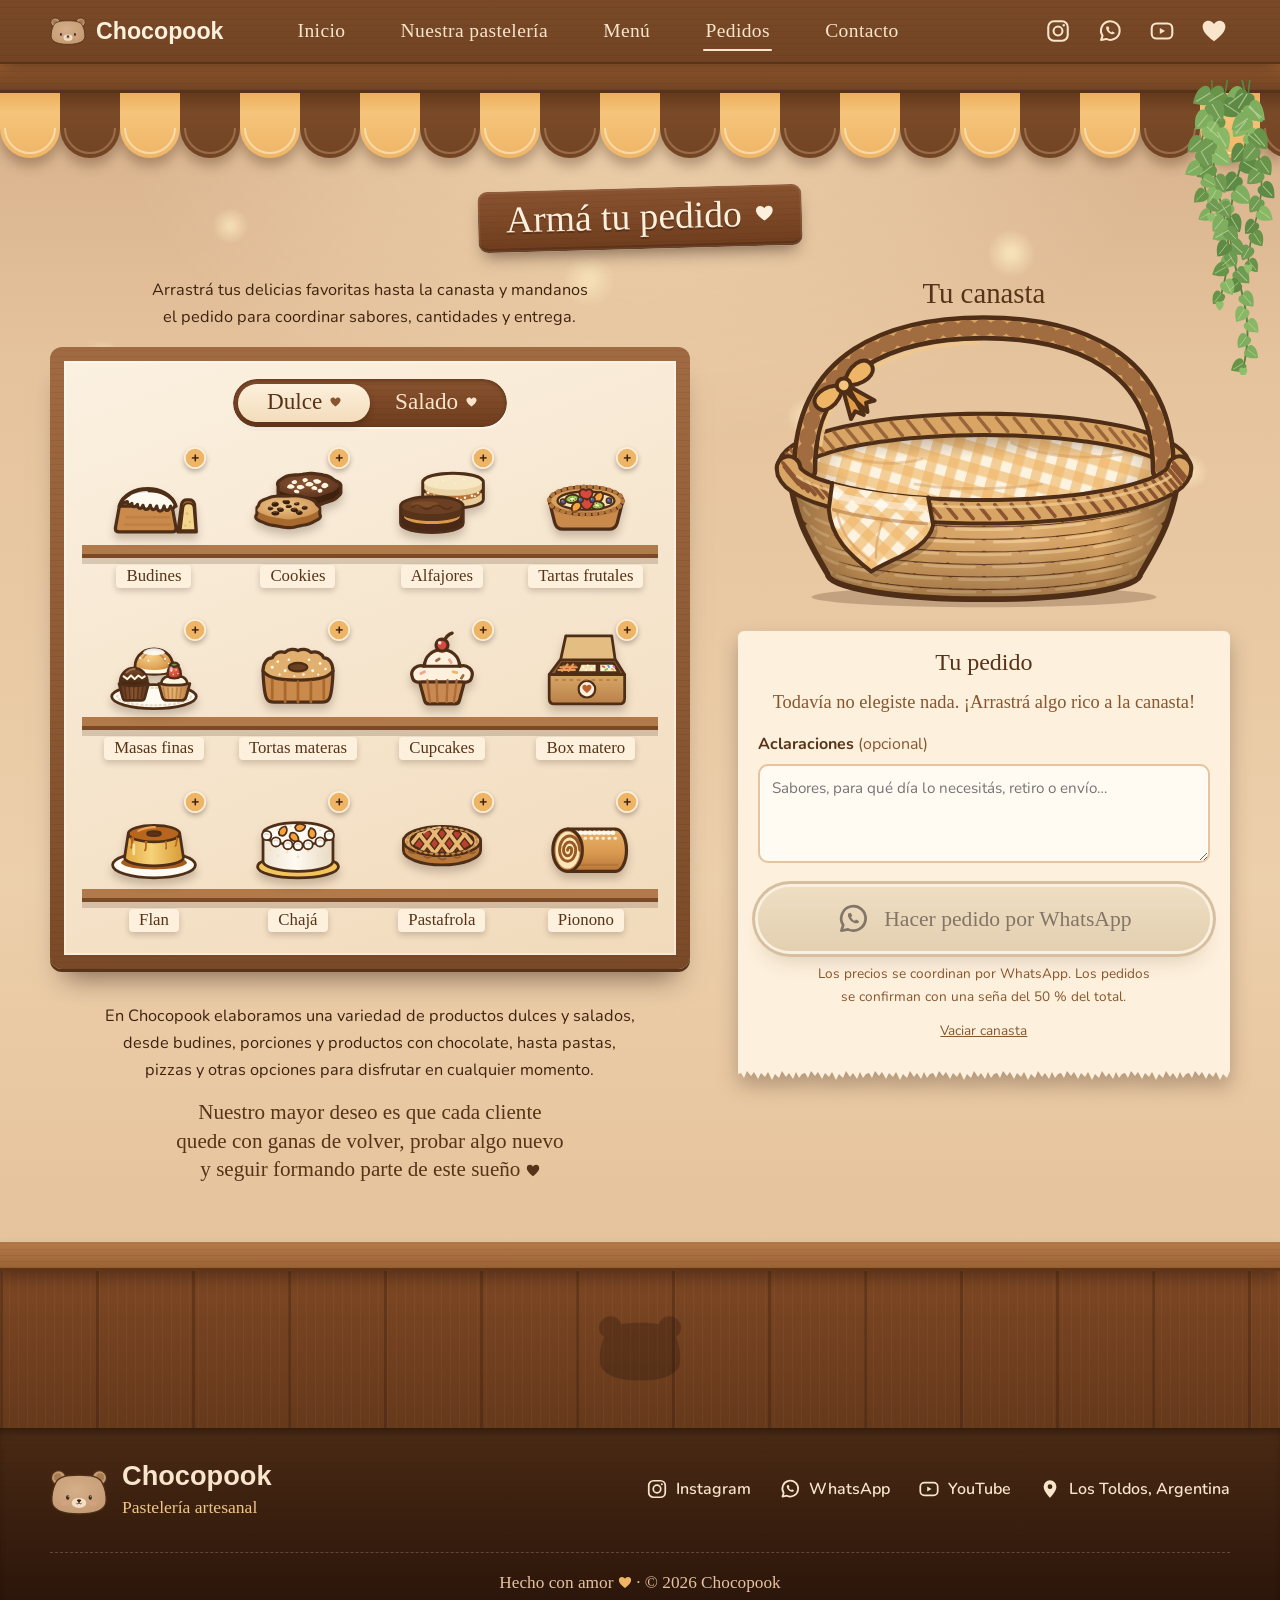
<file: pedido.html>
<!doctype html>
<html lang="es-AR">
<head>
  <meta charset="utf-8">
  <meta name="viewport" content="width=device-width, initial-scale=1">
  <title>Armá tu pedido · Chocopook</title>
  <meta name="description" content="Armá tu pedido de Chocopook: elegí budines, cookies, alfajores, tartas, empanadas y más, y envialo por WhatsApp.">
  <meta name="theme-color" content="#724423">
  <meta property="og:type" content="website">
  <meta property="og:title" content="Armá tu pedido · Chocopook">
  <meta property="og:description" content="Elegí tus delicias y mandanos el pedido por WhatsApp.">
  <link rel="icon" href="assets/svg/oso-cabeza.svg" type="image/svg+xml">

  <link rel="preconnect" href="https://fonts.googleapis.com">
  <link rel="preconnect" href="https://fonts.gstatic.com" crossorigin>
  <link rel="stylesheet" href="https://fonts.googleapis.com/css2?family=Chewy&family=Nunito:wght@400;600;700;800&family=Schoolbell&display=swap">

  <link rel="stylesheet" href="css/base.css">
  <link rel="stylesheet" href="css/nav.css">
  <link rel="stylesheet" href="css/menu.css">
  <link rel="stylesheet" href="css/local.css">
  <link rel="stylesheet" href="css/pie.css">
  <link rel="stylesheet" href="css/pedido.css">
  <link rel="stylesheet" href="css/cursor.css">

  <script src="js/config.js" defer></script>
  <script src="js/main.js" defer></script>
  <script src="js/pedido.js" defer></script>
  <script src="js/cursor.js" defer></script>
</head>
<body>
  <a class="saltar" href="#contenido">Saltar al contenido</a>

  <!-- La barra y el pie son los mismos que en index.html: si se cambian, cambiar los dos. -->
  <header class="barra">
    <nav class="nav nav--con-marca contenedor" aria-label="Principal">
      <a class="nav__marca" href="index.html">
        <img src="assets/svg/oso-cabeza.svg" alt="" width="258" height="205">
        <span>Chocopook</span>
      </a>

      <ul class="nav__enlaces" id="nav-menu">
        <li><a href="index.html">Inicio</a></li>
        <li><a href="index.html#nosotros">Nuestra pastelería</a></li>
        <li><a href="index.html#menu">Menú</a></li>
        <li><a href="pedido.html" aria-current="page">Pedidos</a></li>
        <li><a href="#contacto">Contacto</a></li>
      </ul>

      <div class="nav__redes">
        <a href="#contacto" data-link="instagram" aria-label="Instagram de Chocopook">
          <svg viewBox="0 0 24 24" fill="none" stroke="currentColor" stroke-width="1.9" aria-hidden="true"><rect x="3" y="3" width="18" height="18" rx="5.2"/><circle cx="12" cy="12" r="4.1"/><circle cx="17.3" cy="6.7" r="1.1" fill="currentColor" stroke="none"/></svg>
        </a>
        <a href="#contacto" data-link="whatsapp" aria-label="Escribinos por WhatsApp">
          <svg viewBox="0 0 24 24" fill="none" stroke="currentColor" stroke-width="1.9" stroke-linejoin="round" aria-hidden="true"><path d="M3.8 20.3l1.3-4A8.6 8.6 0 1 1 8.5 19.3z"/><path d="M9.3 8.1c.3-.6.9-.6 1.2-.2l.8 1.3c.2.4.1.8-.2 1.1l-.5.4c.5 1.1 1.4 2 2.6 2.6l.4-.5c.3-.3.7-.4 1.1-.2l1.3.8c.4.3.4.9-.2 1.2-.9.5-1.9.6-2.8.2-2-.8-3.5-2.4-4.3-4.3-.4-.9-.3-1.9.2-2.8z" fill="currentColor" stroke="none"/></svg>
        </a>
        <a href="#contacto" data-link="youtube" aria-label="Canal de YouTube de Chocopook">
          <svg viewBox="0 0 24 24" fill="none" stroke="currentColor" stroke-width="1.9" stroke-linejoin="round" aria-hidden="true"><rect x="2.5" y="5" width="19" height="14" rx="4.5"/><path d="M10 9.2v5.6l4.8-2.8z" fill="currentColor" stroke="none"/></svg>
        </a>
        <a href="index.html#nosotros" aria-label="Nuestra historia">
          <svg viewBox="0 0 24 22" fill="currentColor" aria-hidden="true"><path d="M12 20.5C4 14.5 1.5 10.5 1.5 6.8 1.5 3.6 4 1.5 6.8 1.5c2.2 0 4.1 1.3 5.2 3.1 1.1-1.8 3-3.1 5.2-3.1 2.8 0 5.3 2.1 5.3 5.3 0 3.7-2.5 7.7-10.5 13.7z"/></svg>
        </a>
      </div>

      <button class="nav__boton" type="button" aria-expanded="false" aria-controls="nav-menu" aria-label="Abrir menú">
        <span></span><span></span><span></span>
      </button>
    </nav>
  </header>

  <main id="contenido" class="local pedido">
    <div class="toldo" aria-hidden="true"></div>
    <img class="local__colgante" src="assets/svg/planta-colgante.svg" alt="" width="130" height="400" aria-hidden="true">

    <div class="pedido__cabecera contenedor">
      <h1 class="cartel">Armá tu pedido<span class="corazon" aria-hidden="true"></span></h1>
    </div>

    <div class="pedido__juego contenedor">
      <p class="pedido__intro">Arrastrá tus delicias favoritas hasta la canasta y mandanos el pedido para coordinar sabores, cantidades y entrega.</p>

      <!-- Estantería: los productos salen de js/config.js (productos) -->
      <section class="estanteria" aria-label="Productos">
        <!-- Filtro: muestra una categoría por vez (js/pedido.js) -->
        <fieldset class="filtro">
          <legend class="visualmente-oculto">Elegí la categoría</legend>
          <label class="filtro__opcion">
            <input type="radio" name="categoria" value="dulce" checked>
            <span>Dulce <span class="corazon" aria-hidden="true"></span></span>
          </label>
          <label class="filtro__opcion">
            <input type="radio" name="categoria" value="salado">
            <span>Salado <span class="corazon" aria-hidden="true"></span></span>
          </label>
        </fieldset>

        <div class="estanteria__grupo" data-grupo="dulce">
          <h2 class="visualmente-oculto">Dulce</h2>
          <ul class="estanteria__lista" data-tipo="dulce"></ul>
        </div>
        <div class="estanteria__grupo" data-grupo="salado" hidden>
          <h2 class="visualmente-oculto">Salado</h2>
          <ul class="estanteria__lista" data-tipo="salado"></ul>
        </div>
        <noscript>
          <p class="estanteria__sin-js">Para armar tu pedido acá necesitás tener JavaScript activado. También podés escribirnos directo por WhatsApp.</p>
        </noscript>
      </section>

      <!-- Canasta (zona donde se sueltan los productos) y ticket del pedido -->
      <section class="canasta" id="canasta" aria-labelledby="titulo-canasta">
        <h2 class="canasta__titulo" id="titulo-canasta">Tu canasta</h2>

        <div class="canasta__dibujo" data-zona>
          <img class="canasta__capa" src="assets/svg/canasta-atras.svg" alt="" width="400" height="260">
          <div class="canasta__pila" aria-hidden="true"></div>
          <img class="canasta__capa" src="assets/svg/canasta-frente.svg" alt="" width="400" height="260">
          <span class="canasta__soltar" aria-hidden="true">¡Soltalo acá!</span>
        </div>

        <div class="ticket">
          <h3 class="ticket__titulo">Tu pedido</h3>
          <ul class="ticket__lista" aria-label="Productos en tu pedido"></ul>
          <p class="ticket__vacio">Todavía no elegiste nada. ¡Arrastrá algo rico a la canasta!</p>

          <label class="ticket__etiqueta" for="notas">Aclaraciones <span>(opcional)</span></label>
          <textarea class="ticket__notas" id="notas" rows="3" placeholder="Sabores, para qué día lo necesitás, retiro o envío…"></textarea>

          <a class="boton boton--wa ticket__enviar" href="#" data-enviar>
            <svg class="boton__icono" viewBox="0 0 24 24" fill="none" stroke="currentColor" stroke-width="1.9" stroke-linejoin="round" aria-hidden="true"><path d="M3.8 20.3l1.3-4A8.6 8.6 0 1 1 8.5 19.3z"/><path d="M9.3 8.1c.3-.6.9-.6 1.2-.2l.8 1.3c.2.4.1.8-.2 1.1l-.5.4c.5 1.1 1.4 2 2.6 2.6l.4-.5c.3-.3.7-.4 1.1-.2l1.3.8c.4.3.4.9-.2 1.2-.9.5-1.9.6-2.8.2-2-.8-3.5-2.4-4.3-4.3-.4-.9-.3-1.9.2-2.8z" fill="currentColor" stroke="none"/></svg>
            <span>Hacer pedido por WhatsApp</span>
          </a>
          <p class="ticket__ayuda">Los precios se coordinan por WhatsApp. Los pedidos se confirman con una seña del 50&nbsp;% del&nbsp;total.</p>
          <button class="ticket__vaciar" type="button">Vaciar canasta</button>
        </div>
      </section>

      <!-- En escritorio va debajo de la estantería; en celular, al final -->
      <div class="pedido__nota">
        <p>En Chocopook elaboramos una variedad de productos dulces y salados, desde budines, porciones y productos con chocolate, hasta pastas, pizzas y otras opciones para disfrutar en cualquier momento.</p>
        <p class="pedido__nota-final">Nuestro mayor deseo es que cada cliente quede con ganas de volver, probar algo nuevo y seguir formando parte de este <span class="pedido__nota-cierre">sueño <span class="corazon" aria-hidden="true"></span></span></p>
      </div>
    </div>

    <div class="mostrador" aria-hidden="true">
      <div class="mostrador__tapa"></div>
      <div class="mostrador__frente">
        <img class="mostrador__oso" src="assets/svg/oso-cabeza.svg" alt="" width="258" height="205">
      </div>
    </div>
  </main>

  <!-- En celular: acceso rápido a la canasta mientras se recorre la estantería -->
  <a class="barra-pedido" href="#canasta" data-barra-pedido>
    <span class="barra-pedido__canasta" aria-hidden="true">
      <img src="assets/svg/canasta-atras.svg" alt="" width="400" height="260">
      <img src="assets/svg/canasta-frente.svg" alt="" width="400" height="260">
    </span>
    <span><strong data-total>0</strong> en tu canasta</span>
    <span class="barra-pedido__ver">Ver pedido ›</span>
  </a>

  <p class="visualmente-oculto" aria-live="polite" data-anuncio></p>
  <div class="aviso" role="status" data-aviso></div>

  <footer class="pie" id="contacto">
    <div class="pie__interior contenedor">
      <a class="pie__marca" href="index.html">
        <img src="assets/svg/oso-cabeza.svg" alt="" width="258" height="205">
        <span>
          <span class="pie__nombre">Chocopook</span>
          <span class="pie__lema">Pastelería artesanal</span>
        </span>
      </a>

      <ul class="pie__contacto">
        <li>
          <a href="#contacto" data-link="instagram">
            <svg viewBox="0 0 24 24" fill="none" stroke="currentColor" stroke-width="1.9" aria-hidden="true"><rect x="3" y="3" width="18" height="18" rx="5.2"/><circle cx="12" cy="12" r="4.1"/><circle cx="17.3" cy="6.7" r="1.1" fill="currentColor" stroke="none"/></svg>
            Instagram
          </a>
        </li>
        <li>
          <a href="#contacto" data-link="whatsapp">
            <svg viewBox="0 0 24 24" fill="none" stroke="currentColor" stroke-width="1.9" stroke-linejoin="round" aria-hidden="true"><path d="M3.8 20.3l1.3-4A8.6 8.6 0 1 1 8.5 19.3z"/><path d="M9.3 8.1c.3-.6.9-.6 1.2-.2l.8 1.3c.2.4.1.8-.2 1.1l-.5.4c.5 1.1 1.4 2 2.6 2.6l.4-.5c.3-.3.7-.4 1.1-.2l1.3.8c.4.3.4.9-.2 1.2-.9.5-1.9.6-2.8.2-2-.8-3.5-2.4-4.3-4.3-.4-.9-.3-1.9.2-2.8z" fill="currentColor" stroke="none"/></svg>
            WhatsApp
          </a>
        </li>
        <li>
          <a href="#contacto" data-link="youtube">
            <svg viewBox="0 0 24 24" fill="none" stroke="currentColor" stroke-width="1.9" stroke-linejoin="round" aria-hidden="true"><rect x="2.5" y="5" width="19" height="14" rx="4.5"/><path d="M10 9.2v5.6l4.8-2.8z" fill="currentColor" stroke="none"/></svg>
            YouTube
          </a>
        </li>
        <li>
          <span>
            <svg viewBox="0 0 24 24" fill="currentColor" aria-hidden="true"><path d="M12 2.5a7 7 0 0 0-7 7c0 5.2 7 12 7 12s7-6.8 7-12a7 7 0 0 0-7-7zm0 9.6a2.6 2.6 0 1 1 0-5.2 2.6 2.6 0 0 1 0 5.2z"/></svg>
            Los Toldos, Argentina
          </span>
        </li>
      </ul>

      <p class="pie__firma">
        Hecho con amor <span class="corazon" aria-hidden="true"></span> · © <span data-anio>2026</span> Chocopook
      </p>
    </div>
  </footer>
</body>
</html>
</file>
<file: css/base.css>
/* =========================================================
   Chocopook · Base
   Tokens de la paleta (sacada de docs/diseno-referencia.jpg),
   reset y utilidades compartidas.
   ========================================================= */

:root {
  /* Cacao: marrones */
  --cacao-950: #281309;
  --cacao-900: #3f220e;
  --cacao-800: #573319;
  --cacao-700: #724423;
  --cacao-600: #88552e;
  --cacao-500: #9b6d44;
  --cacao-400: #b4865b;
  --cacao-300: #c69b74;
  --cacao-200: #d3af8c;

  /* Crema: papeles y fondos */
  --crema-50: #fdf0dc;
  --crema-100: #f8e5cb;
  --crema-200: #f4dbbc;
  --crema-300: #f2d6b3;
  --crema-400: #e5c3a0;

  /* Miel: amarillos */
  --miel-200: #f2d0a1;
  --miel-300: #f0c686;
  --miel-400: #f5c47a;
  --miel-500: #efb566;
  --miel-600: #d99a48;

  --pizarra: #2e2422;

  /* Tipografías */
  --f-logo: "Chewy", "Trebuchet MS", sans-serif;
  --f-mano: "Schoolbell", "Segoe Print", "Comic Sans MS", cursive;
  --f-texto: "Nunito", "Segoe UI", system-ui, sans-serif;

  /* Medidas */
  --ancho: 1180px;
  --alto-barra: 62px;
  --sombra-suave: 0 10px 24px -10px rgba(63, 34, 14, 0.35);

  /* Madera reutilizable */
  --veta: repeating-linear-gradient(
    0deg,
    rgba(40, 19, 9, 0.07) 0 1px,
    transparent 1px 6px
  );

  /* Corazón para máscaras (toma el color del texto) */
  --corazon: url("data:image/svg+xml,%3Csvg xmlns='http://www.w3.org/2000/svg' viewBox='0 0 24 22'%3E%3Cpath d='M12 20.5C4 14.5 1.5 10.5 1.5 6.8 1.5 3.6 4 1.5 6.8 1.5c2.2 0 4.1 1.3 5.2 3.1 1.1-1.8 3-3.1 5.2-3.1 2.8 0 5.3 2.1 5.3 5.3 0 3.7-2.5 7.7-10.5 13.7z'/%3E%3C/svg%3E");
  --corazon-linea: url("data:image/svg+xml,%3Csvg xmlns='http://www.w3.org/2000/svg' viewBox='-1 -1 26 24'%3E%3Cpath d='M12 20.5C4 14.5 1.5 10.5 1.5 6.8 1.5 3.6 4 1.5 6.8 1.5c2.2 0 4.1 1.3 5.2 3.1 1.1-1.8 3-3.1 5.2-3.1 2.8 0 5.3 2.1 5.3 5.3 0 3.7-2.5 7.7-10.5 13.7z' fill='none' stroke='%23000' stroke-width='2' stroke-linejoin='round'/%3E%3C/svg%3E");
}

/* ---------- Reset ---------- */

*,
*::before,
*::after {
  box-sizing: border-box;
}

html {
  scroll-padding-top: calc(var(--alto-barra) + 14px);
  -webkit-text-size-adjust: 100%;
}

@media (prefers-reduced-motion: no-preference) {
  html {
    scroll-behavior: smooth;
  }
}

body {
  margin: 0;
  overflow-x: clip;
  font-family: var(--f-texto);
  font-size: 1rem;
  line-height: 1.65;
  color: var(--cacao-900);
  background: var(--crema-200);
  -webkit-font-smoothing: antialiased;
}

img,
svg {
  display: block;
  max-width: 100%;
}

img {
  height: auto;
}

a {
  color: inherit;
}

button {
  font: inherit;
  color: inherit;
}

h1,
h2,
h3 {
  line-height: 1.15;
}

:focus-visible {
  outline: 3px dashed var(--miel-600);
  outline-offset: 3px;
  border-radius: 6px;
}

/* ---------- Utilidades ---------- */

.contenedor {
  width: min(100% - 32px, var(--ancho));
  margin-inline: auto;
}

.visualmente-oculto {
  position: absolute !important;
  width: 1px;
  height: 1px;
  padding: 0;
  margin: -1px;
  overflow: hidden;
  clip: rect(0 0 0 0);
  white-space: nowrap;
  border: 0;
}

.saltar {
  position: absolute;
  top: -100px;
  left: 16px;
  z-index: 100;
  padding: 8px 16px;
  border-radius: 0 0 10px 10px;
  background: var(--miel-500);
  color: var(--cacao-900);
  font-weight: 700;
  text-decoration: none;
}

.saltar:focus {
  top: 0;
}

.corazon,
.corazon-linea {
  display: inline-block;
  flex: none;
  width: 0.82em;
  height: 0.75em;
  vertical-align: -0.04em;
  background-color: currentColor;
  -webkit-mask: var(--corazon) center / contain no-repeat;
  mask: var(--corazon) center / contain no-repeat;
}

.corazon-linea {
  -webkit-mask-image: var(--corazon-linea);
  mask-image: var(--corazon-linea);
}

/* Links que todavía no tienen destino cargado en js/config.js */
[data-pendiente] {
  cursor: help;
}

@media (prefers-reduced-motion: reduce) {
  *,
  *::before,
  *::after {
    transition-duration: 0.01ms !important;
    animation-duration: 0.01ms !important;
    animation-iteration-count: 1 !important;
  }
}
</file>
<file: css/nav.css>
/* =========================================================
   Chocopook · Barra de navegación
   ========================================================= */

.barra {
  position: sticky;
  top: 0;
  z-index: 50;
  background: var(--veta), linear-gradient(180deg, #7a4a28, var(--cacao-700));
  box-shadow:
    0 2px 0 var(--cacao-800),
    0 8px 16px -6px rgba(40, 19, 9, 0.45);
}

.nav {
  position: relative;
  display: flex;
  align-items: center;
  gap: 24px;
  height: var(--alto-barra);
}

/* Marca: solo se muestra en celular (en escritorio el logo está en la portada) */
.nav__marca {
  display: none;
  align-items: center;
  gap: 10px;
  font-family: var(--f-logo);
  font-weight: 700;
  font-size: 1.45rem;
  color: var(--crema-50);
  text-decoration: none;
}

.nav__marca img {
  width: 36px;
}

/* páginas sin portada (pedido.html): la marca se ve también en escritorio */
.nav--con-marca .nav__marca {
  display: flex;
}

@media (min-width: 861px) {
  .nav--con-marca .nav__enlaces {
    margin-left: clamp(16px, 4vw, 48px);
  }
}

/* en anchos medianos, con la marca no entra todo: queda solo el osito */
@media (min-width: 861px) and (max-width: 1080px) {
  .nav--con-marca .nav__marca span {
    display: none;
  }

  .nav--con-marca .nav__enlaces {
    gap: clamp(16px, 2.6vw, 30px);
  }
}

.nav__enlaces {
  display: flex;
  gap: clamp(20px, 4vw, 54px);
  margin: 0 0 0 clamp(0px, 5vw, 64px);
  padding: 0;
  list-style: none;
}

.nav__enlaces a {
  position: relative;
  display: block;
  padding: 6px 2px;
  font-family: var(--f-mano);
  font-size: 1.22rem;
  letter-spacing: 0.02em;
  white-space: nowrap;
  color: var(--crema-100);
  text-decoration: none;
  transition: color 0.2s;
}

.nav__enlaces a::after {
  content: "";
  position: absolute;
  left: 0;
  right: 0;
  bottom: 2px;
  height: 2px;
  border-radius: 2px;
  background: currentColor;
  transform: scaleX(0);
  transition: transform 0.25s ease;
}

.nav__enlaces a:hover {
  color: var(--miel-300);
}

.nav__enlaces a:hover::after,
.nav__enlaces a[aria-current]::after {
  transform: scaleX(1);
}

.nav__redes {
  display: flex;
  gap: 20px;
  margin-left: auto;
}

.nav__redes a {
  display: grid;
  place-items: center;
  width: 32px;
  height: 32px;
  color: var(--crema-100);
  transition: color 0.2s, transform 0.2s;
}

.nav__redes a:hover {
  color: var(--miel-300);
  transform: translateY(-2px);
}

.nav__redes svg {
  width: 26px;
  height: 26px;
}

.nav__boton {
  display: none;
  order: 4;
  width: 44px;
  height: 44px;
  padding: 0 9px;
  border: 0;
  border-radius: 10px;
  background: transparent;
  cursor: pointer;
}

.nav__boton span {
  display: block;
  flex: none;
  height: 3px;
  margin: 4px 0;
  border-radius: 3px;
  background: var(--crema-100);
  transition: transform 0.25s, opacity 0.25s;
}

.nav__boton[aria-expanded="true"] span:nth-child(1) {
  transform: translateY(7px) rotate(45deg);
}

.nav__boton[aria-expanded="true"] span:nth-child(2) {
  opacity: 0;
}

.nav__boton[aria-expanded="true"] span:nth-child(3) {
  transform: translateY(-7px) rotate(-45deg);
}

@media (max-width: 860px) {
  .nav {
    gap: 12px;
  }

  .nav__marca,
  .nav__boton {
    display: flex;
  }

  .nav__boton {
    flex-direction: column;
    justify-content: center;
  }

  .nav__redes {
    gap: 8px;
  }

  .nav__enlaces {
    position: absolute;
    top: 100%;
    left: -16px;
    right: -16px;
    display: none;
    flex-direction: column;
    gap: 0;
    margin: 0;
    padding: 6px 24px 18px;
    background: var(--cacao-700);
    box-shadow: 0 14px 20px -8px rgba(40, 19, 9, 0.5);
  }

  .nav__enlaces.esta-abierto {
    display: flex;
  }

  .nav__enlaces a {
    padding: 10px 2px;
    font-size: 1.35rem;
    border-bottom: 1px dashed rgba(248, 229, 203, 0.2);
  }

  .nav__enlaces a::after {
    display: none;
  }

  .nav__enlaces a[aria-current] {
    color: var(--miel-300);
  }
}

@media (max-width: 380px) {
  .nav__marca span {
    display: none;
  }
}
</file>
<file: css/menu.css>
/* =========================================================
   Chocopook · Menú (sección 2)
   Mantel cuadrillé + libro abierto + botones de pedido.
   ========================================================= */

.mantel {
  position: relative;
  padding: clamp(48px, 7vw, 76px) 0 clamp(60px, 8vw, 96px);
  background-color: #f4d8b5;
  background-image:
    linear-gradient(90deg, rgba(236, 182, 108, 0.27) 50%, transparent 0),
    linear-gradient(rgba(236, 182, 108, 0.27) 50%, transparent 0);
  background-size: 56px 56px;
  box-shadow: inset 0 16px 18px -14px rgba(87, 51, 25, 0.3);
}

.mantel__grilla {
  display: grid;
  grid-template-columns: minmax(0, 1fr) minmax(0, 800px) minmax(0, 1fr);
  align-items: center;
  gap: 24px;
}

/* ---------- Notas escritas a mano a los costados ---------- */

.nota {
  justify-self: center;
  max-width: 180px;
  margin: 0;
  padding-bottom: 18px;
  font-family: var(--f-mano);
  font-size: 1.45rem;
  line-height: 1.25;
  text-align: center;
  color: var(--cacao-800);
  background: url("../assets/svg/subrayado.svg") center bottom / 80% 12px no-repeat;
}

.nota .corazon-linea {
  display: block;
  margin: 0 auto 8px;
  font-size: 1.6rem;
  color: var(--cacao-700);
}

.nota .corazon {
  font-size: 0.9em;
  color: var(--cacao-700);
}

.nota--izq {
  transform: rotate(-9deg);
}

.nota--der {
  transform: rotate(-10deg);
}

/* ---------- Libro ---------- */

/* El libro es el dibujo assets/svg/libro-recetario.svg (viewBox 1368 × 816).
   Las páginas de texto se ubican encima en porcentajes de ese dibujo, y las
   medidas internas van en cqi (1% del ancho del libro) para escalar con él. */
.libro {
  position: relative;
  width: 100%;
  aspect-ratio: 1368 / 816;
  background: url("../assets/svg/libro-recetario.svg") center / 100% 100% no-repeat;
  filter: drop-shadow(0 22px 18px rgba(63, 34, 14, 0.32));
  container-type: inline-size;
}

.libro__pagina {
  position: absolute;
  top: 7.4%;
  width: 39.4%;
  height: 72%;
  padding-top: 2.4cqi;
  text-align: center;
}

.libro__pagina--izq {
  left: 8.2%;
}

.libro__pagina--der {
  left: 52.4%;
}

.libro__titulo {
  display: inline-flex;
  align-items: center;
  gap: 0.35em;
  margin: 0 0 1.6cqi;
  padding: 0 0.2em 1.5cqi;
  font-family: var(--f-mano);
  font-weight: 400;
  font-size: clamp(1.5rem, 4.8cqi, 2.6rem);
  line-height: 1.1;
  color: var(--cacao-800);
  background: url("../assets/svg/subrayado.svg") center bottom / 78% 1.5cqi no-repeat;
}

.libro__titulo .corazon {
  font-size: 0.5em;
  color: var(--cacao-700);
}

.libro__lista {
  display: grid;
  margin: 0;
  padding: 0;
  list-style: none;
  font-size: clamp(0.8rem, 2.2cqi, 1.1rem);
  line-height: 1.45;
}

.libro__lista a {
  display: inline-block;
  padding: 0 1.4cqi;
  border-radius: 10px;
  color: var(--cacao-800);
  text-decoration: none;
  transition: background-color 0.2s, color 0.2s, transform 0.2s;
}

.libro__lista a:hover,
.libro__lista a:focus-visible {
  background: rgba(239, 181, 102, 0.32);
  color: var(--cacao-950);
  transform: translateX(3px);
}

.libro__mas {
  margin: 0.5cqi 0 0;
  font-family: var(--f-mano);
  font-size: clamp(0.95rem, 2.5cqi, 1.3rem);
  color: var(--cacao-600);
}

/* garabatos decorativos (posiciones en % de la página) */
.garabato {
  position: absolute;
  pointer-events: none;
}

.garabato--cupcake-arriba {
  top: 17%;
  left: 3%;
  width: 6.4cqi;
  transform: rotate(-10deg);
}

.garabato--cupcake-abajo {
  bottom: 3%;
  left: 7%;
  width: 5.2cqi;
  transform: rotate(8deg);
}

.garabato--palote {
  top: 15%;
  right: 3%;
  width: 7cqi;
}

.garabato--hoja {
  bottom: 6%;
  right: 6%;
  width: 4cqi;
}

.garabato--empanada {
  bottom: -1%;
  left: 50%;
  width: 11cqi;
  transform: translateX(-50%);
}

.libro .garabato.corazon {
  font-size: 1.9cqi;
  color: var(--cacao-600);
}

.garabato--corazon-1 {
  top: 52%;
  left: 5%;
}

.garabato--corazon-2 {
  bottom: 4%;
  right: 14%;
}

.garabato--corazon-3 {
  top: 31%;
  right: 6%;
}

.garabato--corazon-4 {
  bottom: 4%;
  left: 12%;
}

/* ---------- Botones de pedido ---------- */

.pedidos {
  display: flex;
  flex-wrap: wrap;
  justify-content: center;
  gap: 36px clamp(48px, 9vw, 120px);
  margin-top: 70px;
  padding-left: 30px;
}

.boton {
  position: relative;
  display: flex;
  align-items: center;
  gap: 14px;
  min-width: 300px;
  min-height: 78px;
  padding: 10px 24px 10px 106px;
  border-radius: 999px;
  font-family: var(--f-mano);
  font-size: 1.38rem;
  line-height: 1.08;
  text-decoration: none;
  transition: transform 0.2s ease, box-shadow 0.2s ease;
}

.boton--ig {
  color: var(--crema-50);
  background: var(--veta), linear-gradient(180deg, #7d4c2a, var(--cacao-700));
  box-shadow:
    0 0 0 3px var(--crema-200),
    0 0 0 6px var(--cacao-700),
    0 14px 22px -8px rgba(63, 34, 14, 0.55);
}

.boton--wa {
  color: var(--cacao-900);
  background: linear-gradient(180deg, #f6d08f, #e9b86c);
  box-shadow:
    0 0 0 3px var(--crema-50),
    0 0 0 6px var(--miel-600),
    0 14px 22px -8px rgba(140, 90, 30, 0.5);
}

.boton:hover {
  transform: translateY(-3px);
}

.boton__dibujo {
  position: absolute;
  left: -32px;
  top: 50%;
  width: 124px;
  transform: translateY(-54%);
  filter: drop-shadow(0 6px 6px rgba(63, 34, 14, 0.25));
  transition: transform 0.25s ease;
}

.boton:hover .boton__dibujo {
  transform: translateY(-56%) rotate(-7deg) scale(1.04);
}

.boton__icono {
  flex: none;
  width: 34px;
  height: 34px;
}

.boton__flecha {
  flex: none;
  width: 22px;
  height: 22px;
  margin-left: auto;
  transition: transform 0.2s;
}

.boton:hover .boton__flecha {
  transform: translateX(4px);
}

/* ---------- Responsive ---------- */

@media (max-width: 1200px) {
  .mantel__grilla {
    grid-template-columns: minmax(0, 800px);
    justify-content: center;
  }

  .nota {
    display: none;
  }
}

@media (max-width: 640px) {
  /* En celular las dos páginas lado a lado no se leen: se apilan, con tapa en CSS */
  .libro {
    display: grid;
    aspect-ratio: auto;
    padding: 10px 10px 14px;
    background: linear-gradient(180deg, #9b6544, #6f432d);
    border: 4px solid #4b2a1b;
    border-radius: 18px;
    filter: none;
    box-shadow: 0 26px 30px -16px rgba(63, 34, 14, 0.6);
  }

  .libro__pagina {
    position: relative;
    top: auto;
    left: auto;
    width: auto;
    height: auto;
    padding: 28px 20px 84px;
  }

  .libro__pagina--izq {
    border-radius: 10px 10px 4px 4px;
    background: linear-gradient(180deg, #fff2d9, #f7e3c2 90%, #ead0aa);
  }

  .libro__pagina--der {
    margin-top: 6px;
    border-radius: 4px 4px 12px 12px;
    background: linear-gradient(180deg, #ead0aa, #f7e3c2 10%, #fff2d9);
  }

  .libro__titulo {
    margin-bottom: 1rem;
    padding-bottom: 12px;
    font-size: 2.1rem;
    background-size: 78% 12px;
  }

  .libro__lista {
    font-size: 1.05rem;
    line-height: 1.7;
  }

  .libro__lista a {
    padding: 0 12px;
  }

  .libro__mas {
    font-size: 1.2rem;
  }

  .garabato--cupcake-arriba,
  .garabato--palote {
    top: 26px;
    width: 38px;
  }

  .garabato--cupcake-arriba {
    left: 18px;
  }

  .garabato--palote {
    right: 18px;
  }

  .garabato--cupcake-abajo {
    bottom: 20px;
    left: 50%;
    width: 40px;
    transform: translateX(-50%);
  }

  .garabato--empanada {
    bottom: 18px;
    width: 80px;
  }

  .garabato--hoja {
    bottom: 50px;
    right: 28px;
    width: 28px;
  }

  .libro .garabato.corazon {
    font-size: 1rem;
  }

  .garabato--corazon-1,
  .garabato--corazon-3 {
    display: none;
  }

  .pedidos {
    gap: 52px;
    padding-left: 24px;
  }

  .boton {
    min-width: 0;
    width: min(100%, 320px);
    padding-left: 100px;
  }

  .boton__icono {
    display: none;
  }

  .boton__dibujo {
    left: -24px;
    width: 112px;
  }
}
</file>
<file: css/local.css>
/* =========================================================
   Chocopook · Local (sección 3)
   Toldo + vitrina con la galería + mostrador de madera.
   ========================================================= */

.local {
  position: relative;
  background:
    /* luces desenfocadas del fondo */
    radial-gradient(circle at 8% 22%, rgba(255, 238, 196, 0.75) 0 4px, transparent 22px),
    radial-gradient(circle at 18% 12%, rgba(255, 238, 196, 0.6) 0 3px, transparent 18px),
    radial-gradient(circle at 46% 16%, rgba(255, 238, 196, 0.55) 0 5px, transparent 26px),
    radial-gradient(circle at 63% 26%, rgba(255, 238, 196, 0.6) 0 3px, transparent 20px),
    radial-gradient(circle at 79% 14%, rgba(255, 238, 196, 0.7) 0 4px, transparent 24px),
    radial-gradient(circle at 93% 30%, rgba(255, 238, 196, 0.55) 0 3px, transparent 18px),
    radial-gradient(ellipse 60% 40% at 50% 0%, rgba(255, 236, 200, 0.55), transparent 70%),
    linear-gradient(180deg, #d5ae89 0%, #e5c39d 22%, #eccfab 60%, #e2bd94 100%);
}

/* ---------- Toldo ---------- */

.toldo {
  position: relative;
  z-index: 2;
  height: 96px;
  background: url("../assets/svg/toldo.svg") 0 26px / 120px 70px repeat-x;
  filter: drop-shadow(0 8px 6px rgba(63, 34, 14, 0.3));
}

/* viga de madera de la que cuelga */
.toldo::before {
  content: "";
  position: absolute;
  inset: 0 0 auto;
  height: 28px;
  background: var(--veta), linear-gradient(180deg, #94592f, var(--cacao-700));
  box-shadow: 0 3px 0 var(--cacao-800);
}

/* ---------- Decoración de las paredes ---------- */

/* potus que cae desde la viga, en la esquina derecha (queda detrás de la receta) */
.local__colgante {
  position: absolute;
  top: 18px;
  right: 0;
  z-index: 2;
  width: clamp(80px, 7.5vw, 116px);
  pointer-events: none;
}

/* estantes con frascos y repisa con planta: ocupan los márgenes de las pantallas anchas */
.local__estantes,
.local__repisa {
  display: none;
}

/* ---------- Interior: galería + receta del día ---------- */

.local__interior {
  --hueco: clamp(28px, 4vw, 56px);
  position: relative;
  z-index: 3; /* por encima del mostrador: el post-it se apoya sobre él */
  display: grid;
  grid-template-columns: minmax(0, 1.5fr) minmax(0, 1fr);
  align-items: end;
  gap: var(--hueco);
  padding-top: 34px;
}

/* lámpara colgante: baja de la viga del toldo, centrada sobre la receta del día */
.lampara {
  position: absolute;
  top: -68px;
  right: calc((100% - var(--hueco)) * 0.2 - 44px);
  z-index: 4;
  width: 88px;
  pointer-events: none;
}

.lampara img {
  width: 100%;
}

/* cono de luz */
.lampara::after {
  content: "";
  position: absolute;
  top: 86%;
  left: 50%;
  width: 300px;
  height: 240px;
  transform: translateX(-50%);
  background: linear-gradient(180deg, rgba(255, 232, 170, 0.55), rgba(255, 232, 170, 0.14) 55%, transparent);
  clip-path: polygon(40% 0, 60% 0, 100% 100%, 0 100%);
  filter: blur(8px);
  mix-blend-mode: screen;
}

/* ---------- Cartel de madera ---------- */

.cartel {
  position: relative;
  z-index: 2;
  display: inline-flex;
  align-items: center;
  gap: 0.35em;
  margin: 0 0 -16px 30px;
  padding: 8px 28px 12px;
  font-family: var(--f-mano);
  font-weight: 400;
  font-size: clamp(1.8rem, 3vw, 2.35rem);
  line-height: 1.1;
  color: var(--crema-50);
  text-shadow: 0 2px 0 rgba(40, 19, 9, 0.35);
  background: var(--veta), linear-gradient(180deg, #8a5330, #6e3d1d);
  border-radius: 10px;
  box-shadow:
    inset 0 0 0 2px rgba(255, 255, 255, 0.08),
    inset 0 -4px 0 rgba(40, 19, 9, 0.25),
    0 10px 16px -6px rgba(40, 19, 9, 0.5);
  transform: rotate(-1.5deg);
}

.cartel .corazon {
  font-size: 0.6em;
}

/* ---------- Vitrina ---------- */

.vitrina {
  --marco: 14px;
  position: relative;
  padding: 18px 18px 22px;
  border: var(--marco) solid transparent;
  border-radius: 12px;
  background:
    linear-gradient(160deg, #fbf1e1, #f1dabb) padding-box,
    var(--veta) border-box,
    linear-gradient(180deg, #a06b42, #7a4a28) border-box;
  box-shadow:
    inset 0 0 0 2px rgba(255, 255, 255, 0.35),
    0 3px 0 var(--cacao-800),
    0 22px 26px -14px rgba(40, 19, 9, 0.55);
}

/* plantita apoyada arriba del marco; las hojas caen sobre el borde */
.vitrina__planta {
  position: absolute;
  right: 24px;
  bottom: calc(100% + var(--marco));
  z-index: 1;
  width: clamp(80px, 8vw, 108px);
  /* la base de la maceta está al 96% del alto del dibujo */
  transform: translateY(4%);
  pointer-events: none;
}

/* reflejo del vidrio */
.vitrina::after {
  content: "";
  position: absolute;
  inset: 0;
  border-radius: 2px;
  background: linear-gradient(
    115deg,
    transparent 28%,
    rgba(255, 255, 255, 0.24) 29% 36%,
    transparent 37% 42%,
    rgba(255, 255, 255, 0.16) 43% 45%,
    transparent 46%
  );
  pointer-events: none;
}

/* Galería deslizable: dos filas y columnas que se llenan de arriba hacia abajo.
   Se ven --visibles columnas; las flechas (js/main.js) avanzan de a una. */
.vitrina__grilla {
  --visibles: 3;
  --hueco: 14px;
  display: grid;
  grid-auto-flow: column;
  grid-template-rows: repeat(2, auto);
  grid-auto-columns: calc((100% - (var(--visibles) - 1) * var(--hueco)) / var(--visibles));
  gap: 20px var(--hueco);
  margin: 0;
  /* aire para las sombras y las etiquetas: el deslizable recorta lo que se sale */
  padding: 4px 6px 14px;
  scroll-padding-inline: 6px;
  list-style: none;
  overflow-x: auto;
  overscroll-behavior-x: contain;
  scroll-snap-type: x mandatory;
  scrollbar-width: none;
}

.vitrina__grilla::-webkit-scrollbar {
  display: none;
}

.vitrina__grilla > li {
  scroll-snap-align: start;
}

/* flechas de madera, sobre el marco de la vitrina */
.vitrina__flecha {
  position: absolute;
  top: 50%;
  z-index: 2;
  display: grid;
  place-items: center;
  width: 44px;
  height: 44px;
  padding: 0;
  border: 3px solid var(--crema-100);
  border-radius: 50%;
  color: var(--crema-50);
  background: var(--veta), linear-gradient(180deg, #8a5330, var(--cacao-700));
  box-shadow: 0 6px 12px rgba(40, 19, 9, 0.4);
  transform: translateY(-50%);
  transition: transform 0.2s ease, opacity 0.2s ease;
}

.vitrina__flecha svg {
  width: 22px;
  height: 22px;
}

.vitrina__flecha[hidden] {
  display: none;
}

/* centradas sobre el borde de madera */
.vitrina__flecha--anterior {
  left: calc(var(--marco) / -2 - 22px);
}

.vitrina__flecha--siguiente {
  right: calc(var(--marco) / -2 - 22px);
}

.vitrina__flecha:hover {
  transform: translateY(-50%) scale(1.08);
}

.vitrina__flecha[aria-disabled="true"] {
  opacity: 0.35;
  transform: translateY(-50%);
}

.vitrina figure {
  margin: 0;
  text-align: center;
}

.foto {
  display: block;
  width: 100%;
  padding: 0;
  overflow: hidden;
  border: 3px solid var(--crema-50);
  border-radius: 8px;
  background: var(--crema-100);
  box-shadow: 0 8px 14px -6px rgba(40, 19, 9, 0.45);
  cursor: zoom-in;
}

.foto img {
  width: 100%;
  aspect-ratio: 4 / 3;
  object-fit: cover;
  transition: transform 0.35s ease;
}

.foto:hover img,
.foto:focus-visible img {
  transform: scale(1.06);
}

/* etiqueta de papel colgada debajo de cada foto */
.etiqueta {
  position: relative;
  display: inline-flex;
  align-items: center;
  gap: 0.3em;
  margin-top: -12px;
  padding: 2px 14px 3px;
  font-family: var(--f-mano);
  font-size: 1.1rem;
  color: var(--cacao-800);
  background: var(--crema-50);
  border-radius: 4px;
  box-shadow: 0 3px 6px rgba(40, 19, 9, 0.25);
  transform: rotate(-1.5deg);
}

.vitrina li:nth-child(even) .etiqueta {
  transform: rotate(1.5deg);
}

.etiqueta .corazon {
  font-size: 0.7em;
  color: var(--cacao-600);
}

/* ---------- Mostrador ---------- */

.mostrador {
  position: relative;
}

.mostrador__tapa {
  position: relative;
  z-index: 1;
  height: 26px;
  background: var(--veta), linear-gradient(180deg, #b47a4a, #9b6234);
  box-shadow:
    0 3px 0 #5e3519,
    0 10px 14px rgba(40, 19, 9, 0.4);
}

.mostrador__frente {
  display: grid;
  place-items: center;
  height: clamp(110px, 13vw, 160px);
  background:
    repeating-linear-gradient(90deg, rgba(40, 19, 9, 0.28) 0 3px, transparent 3px 96px),
    repeating-linear-gradient(90deg, rgba(255, 255, 255, 0.035) 0 1px, transparent 1px 9px),
    linear-gradient(180deg, #7d4724, #66391b);
}

.mostrador__oso {
  width: 84px;
  opacity: 0.2;
  filter: brightness(0);
}

/* mantelito cuadrillé que cuelga del mostrador */
.mostrador__mantel {
  position: absolute;
  top: -2px;
  left: max(16px, 50% - 610px);
  z-index: 2;
  width: clamp(150px, 18vw, 230px);
  height: clamp(80px, 9vw, 112px);
  background-color: #f6dfbd;
  background-image:
    linear-gradient(90deg, rgba(236, 182, 108, 0.5) 50%, transparent 0),
    linear-gradient(rgba(236, 182, 108, 0.5) 50%, transparent 0);
  background-size: 20px 20px;
  clip-path: polygon(0 0, 100% 0, 97% 82%, 82% 90%, 64% 85%, 46% 93%, 27% 86%, 10% 92%, 2% 84%);
}

.florero {
  position: absolute;
  bottom: 100%;
  left: max(-40px, 50% - 720px);
  z-index: 2;
  width: 120px;
  margin-bottom: -4px;
}

/* ---------- Visor de fotos ---------- */

.visor {
  max-width: min(92vw, 960px);
  padding: 0;
  overflow: visible;
  border: 0;
  background: transparent;
}

.visor::backdrop {
  background: rgba(40, 19, 9, 0.78);
  -webkit-backdrop-filter: blur(3px);
  backdrop-filter: blur(3px);
}

.visor img {
  width: min(92vw, 960px);
  max-height: 80vh;
  object-fit: contain;
  border: 6px solid var(--crema-50);
  border-radius: 12px;
  background: var(--crema-50);
}

.visor__pie {
  margin: 0.6rem 0 0;
  font-family: var(--f-mano);
  font-size: 1.4rem;
  text-align: center;
  color: var(--crema-50);
}

.visor__cerrar {
  position: absolute;
  top: -14px;
  right: -14px;
  display: grid;
  place-items: center;
  width: 42px;
  height: 42px;
  padding: 0;
  border: 0;
  border-radius: 50%;
  font-size: 1.6rem;
  line-height: 1;
  color: var(--crema-50);
  background: var(--cacao-700);
  box-shadow: 0 4px 10px rgba(40, 19, 9, 0.4);
  cursor: pointer;
}

/* ---------- Responsive ---------- */

/* márgenes anchos: estantes con frascos a la derecha y repisa con planta a la izquierda */
@media (min-width: 1360px) {
  .local__estantes {
    position: absolute;
    top: 30%;
    /* ocupa el margen libre a la derecha del contenedor, sin meterse detrás de la receta */
    right: max(6px, (100% - var(--ancho)) / 2 - 176px);
    z-index: 1;
    display: block;
    width: clamp(100px, (100% - var(--ancho)) / 2 - 14px, 160px);
    pointer-events: none;
  }

  .local__repisa {
    position: absolute;
    top: 40%;
    left: max(10px, (100% - var(--ancho)) / 2 - 128px);
    z-index: 1;
    display: block;
    width: 112px;
    height: 11px;
    border-radius: 2px;
    background: var(--veta), linear-gradient(180deg, #b98653, #8a5a33);
    box-shadow: 0 8px 10px -4px rgba(40, 19, 9, 0.35);
  }

  .local__repisa img {
    position: absolute;
    bottom: 100%;
    left: 50%;
    width: 104px;
    transform: translate(-50%, 2%);
  }
}

@media (max-width: 1400px) {
  .florero {
    display: none;
  }
}

@media (max-width: 960px) {
  .local__interior {
    grid-template-columns: minmax(0, 1fr);
  }

  .lampara {
    display: none;
  }
}

@media (max-width: 560px) {
  .toldo {
    height: 78px;
    background-position: 0 24px;
    background-size: 90px 53px;
  }

  .toldo::before {
    height: 26px;
  }

  .cartel {
    margin-left: 12px;
  }

  .vitrina {
    --marco: 10px;
    padding: 12px 12px 16px;
  }

  /* en celular el cartel ocupa casi todo el ancho y la taparía */
  .vitrina__planta {
    display: none;
  }

  .vitrina__grilla {
    --visibles: 2;
    --hueco: 10px;
    row-gap: 16px;
  }

  .vitrina__flecha {
    width: 40px;
    height: 40px;
  }

  .vitrina__flecha--anterior {
    left: calc(var(--marco) / -2 - 20px);
  }

  .vitrina__flecha--siguiente {
    right: calc(var(--marco) / -2 - 20px);
  }

  .etiqueta {
    font-size: 1rem;
    padding-inline: 10px;
  }

  .mostrador__mantel {
    display: none;
  }
}
</file>
<file: css/pie.css>
/* =========================================================
   Chocopook · Pie de página (contacto)
   ========================================================= */

.pie {
  padding: 34px 0 22px;
  color: var(--crema-100);
  background: var(--veta), linear-gradient(180deg, #4a2a14, var(--cacao-950));
  box-shadow: inset 0 6px 10px -4px rgba(0, 0, 0, 0.45);
}

.pie__interior {
  display: flex;
  flex-wrap: wrap;
  align-items: center;
  justify-content: space-between;
  gap: 24px 48px;
}

.pie__marca {
  display: flex;
  align-items: center;
  gap: 14px;
  color: inherit;
  text-decoration: none;
}

.pie__marca img {
  width: 58px;
}

.pie__nombre {
  display: block;
  margin: 0;
  font-family: var(--f-logo);
  font-weight: 700;
  font-size: 1.7rem;
  line-height: 1;
}

.pie__lema {
  display: block;
  margin: 4px 0 0;
  font-family: var(--f-mano);
  font-size: 1.1rem;
  color: var(--miel-300);
}

.pie__contacto {
  display: flex;
  flex-wrap: wrap;
  gap: 12px 28px;
  margin: 0;
  padding: 0;
  list-style: none;
}

.pie__contacto a,
.pie__contacto span {
  display: inline-flex;
  align-items: center;
  gap: 8px;
  color: inherit;
  font-weight: 600;
  text-decoration: none;
  transition: color 0.2s;
}

.pie__contacto a:hover {
  color: var(--miel-300);
}

.pie__contacto svg {
  flex: none;
  width: 22px;
  height: 22px;
}

.pie__firma {
  flex-basis: 100%;
  margin: 6px 0 0;
  padding-top: 16px;
  border-top: 1px dashed rgba(248, 229, 203, 0.22);
  font-family: var(--f-mano);
  font-size: 1.08rem;
  text-align: center;
  color: var(--crema-400);
}

.pie__firma .corazon {
  color: var(--miel-500);
}

@media (max-width: 640px) {
  .pie__interior {
    flex-direction: column;
    text-align: center;
  }

  .pie__contacto {
    flex-direction: column;
    align-items: center;
  }
}
</file>
<file: css/pedido.css>
/* =========================================================
   Chocopook · Armá tu pedido (pedido.html)
   Estantería de productos + canasta (zona para soltar) + ticket.
   Usa el fondo, el toldo y el mostrador de css/local.css.
   ========================================================= */

/* ---------- Cabecera ---------- */

.pedido__cabecera {
  position: relative;
  z-index: 3;
  padding-top: 30px;
  text-align: center;
}

.pedido__cabecera .cartel {
  margin: 0;
}

/* va arriba de la estantería (ver la grilla) */
.pedido__intro {
  grid-area: intro;
  justify-self: center;
  max-width: 520px;
  margin: 0;
  padding: 0 12px;
  text-align: center;
  text-wrap: balance;
  font-size: 1.02rem;
  color: var(--cacao-900);
}

/* ---------- Grilla: intro + estantería + nota | canasta ---------- */

.pedido__juego {
  position: relative;
  z-index: 3;
  display: grid;
  grid-template-columns: minmax(0, 1.3fr) minmax(300px, 1fr);
  /* la canasta ocupa las tres filas; lo que sobre de alto queda debajo de la nota */
  grid-template-rows: auto auto 1fr;
  grid-template-areas:
    "intro canasta"
    "estanteria canasta"
    "nota canasta";
  align-items: start;
  gap: 16px clamp(24px, 4vw, 48px);
  padding: 28px 0 44px;
}

.pedido__juego .estanteria { grid-area: estanteria; }
.pedido__juego .canasta { grid-area: canasta; }

/* ---------- Nota (debajo de la estantería) ---------- */

.pedido__nota {
  grid-area: nota;
  justify-self: center;
  max-width: 560px;
  padding: 18px 12px 0;
  text-align: center;
  font-size: 1.02rem;
  color: var(--cacao-900);
}

.pedido__nota p {
  margin: 0 0 0.9rem;
}

.pedido__nota-final {
  font-family: var(--f-mano);
  font-size: 1.32rem;
  line-height: 1.35;
  color: var(--cacao-800);
  text-wrap: balance;
}

.pedido__nota-cierre {
  white-space: nowrap;
}

.pedido__nota-final .corazon {
  font-size: 0.8em;
}

/* ---------- Estantería ---------- */

.estanteria {
  --fila: 172px; /* alto de cada estante */
  --tabla: 112px; /* dónde está la tabla dentro de la fila */
  padding: 18px 18px 6px;
  border: 14px solid transparent;
  border-radius: 12px;
  background:
    linear-gradient(160deg, #fbf1e1, #f1dabb) padding-box,
    var(--veta) border-box,
    linear-gradient(180deg, #a06b42, #7a4a28) border-box;
  box-shadow:
    inset 0 0 0 2px rgba(255, 255, 255, 0.35),
    0 3px 0 var(--cacao-800),
    0 22px 26px -14px rgba(40, 19, 9, 0.55);
}

/* ---------- Filtro Dulce / Salado ---------- */

.filtro {
  display: flex;
  width: fit-content;
  margin: 0 auto 6px;
  padding: 5px;
  border: 0;
  border-radius: 999px;
  background: var(--veta), linear-gradient(180deg, #8a5330, #6e3d1d);
  box-shadow:
    inset 0 2px 4px rgba(40, 19, 9, 0.4),
    0 2px 0 rgba(255, 255, 255, 0.5);
}

.filtro__opcion {
  position: relative;
  cursor: pointer;
}

/* el radio queda oculto pero sigue siendo usable con teclado (flechas) */
.filtro__opcion input {
  position: absolute;
  inset: 0;
  margin: 0;
  opacity: 0;
  cursor: pointer;
}

.filtro__opcion > span {
  display: flex;
  align-items: center;
  gap: 0.35em;
  min-width: 132px;
  justify-content: center;
  padding: 4px 22px 6px;
  border-radius: 999px;
  font-family: var(--f-mano);
  font-size: 1.45rem;
  line-height: 1.2;
  color: var(--crema-100);
  transition: background-color 0.25s, color 0.25s, box-shadow 0.25s;
}

.filtro__opcion > span .corazon {
  font-size: 0.55em;
}

.filtro__opcion:hover > span {
  color: var(--miel-300);
}

.filtro__opcion input:checked + span {
  color: var(--cacao-800);
  background: linear-gradient(180deg, var(--crema-50), #f3dcbb);
  box-shadow: 0 3px 6px rgba(40, 19, 9, 0.35);
}

.filtro__opcion input:checked + span .corazon {
  color: var(--cacao-600);
}

.filtro__opcion input:focus-visible + span {
  outline: 3px dashed var(--miel-400);
  outline-offset: 2px;
}

/* al cambiar de categoría, los productos entran en cascada */
.estanteria__grupo--entra li {
  animation: asomar 0.4s cubic-bezier(.3, .7, .4, 1.2) both;
  animation-delay: calc(var(--i, 0) * 45ms);
}

.estanteria__lista {
  display: grid;
  grid-template-columns: repeat(auto-fill, minmax(124px, 1fr));
  grid-auto-rows: var(--fila);
  margin: 0;
  padding: 0;
  list-style: none;
  /* una tabla de madera por cada fila de productos */
  background: repeating-linear-gradient(
    180deg,
    transparent 0 var(--tabla),
    #b07a4a var(--tabla) calc(var(--tabla) + 9px),
    #7a4a28 calc(var(--tabla) + 9px) calc(var(--tabla) + 13px),
    rgba(63, 34, 14, 0.18) calc(var(--tabla) + 13px) calc(var(--tabla) + 19px),
    transparent calc(var(--tabla) + 19px) var(--fila)
  );
}

.estanteria__sin-js {
  margin: 12px 0;
  font-weight: 600;
}

/* ---------- Producto ---------- */

.producto {
  position: relative;
  display: flex;
  flex-direction: column;
  align-items: center;
  width: 100%;
  height: 100%;
  padding: 18px 4px 0;
  border: 0;
  border-radius: 12px;
  background: none;
  cursor: grab;
  user-select: none;
  -webkit-user-select: none;
  -webkit-tap-highlight-color: transparent;
}

.producto img {
  width: 92px;
  height: 92px;
  filter: drop-shadow(0 6px 4px rgba(40, 19, 9, 0.22));
  transition: transform 0.2s ease;
  pointer-events: none;
}

.producto:hover img,
.producto:focus-visible img {
  transform: translateY(-6px) rotate(-6deg);
}

.producto:active {
  cursor: grabbing;
}

.producto--salta img {
  animation: saltito 0.4s ease;
}

.producto__mas {
  position: absolute;
  top: 12px;
  right: calc(50% - 54px);
  display: grid;
  place-items: center;
  width: 26px;
  height: 26px;
  border: 2px solid var(--crema-50);
  border-radius: 50%;
  font-family: var(--f-texto);
  font-weight: 800;
  font-size: 1.05rem;
  line-height: 1;
  color: var(--cacao-900);
  background: var(--miel-500);
  box-shadow: 0 3px 6px rgba(40, 19, 9, 0.3);
  transform: scale(0.85);
  transition: transform 0.2s ease;
}

.producto:hover .producto__mas,
.producto:focus-visible .producto__mas {
  transform: scale(1.05);
}

.producto__nombre {
  margin-top: 22px;
  padding: 1px 10px 2px;
  white-space: nowrap;
  font-family: var(--f-mano);
  font-size: 1.05rem;
  line-height: 1.2;
  color: var(--cacao-800);
  background: var(--crema-50);
  border-radius: 4px;
  box-shadow: 0 3px 6px rgba(40, 19, 9, 0.2);
}

/* ---------- Canasta ---------- */

.canasta {
  position: sticky;
  top: calc(var(--alto-barra) + 14px);
  text-align: center;
}

.canasta__titulo {
  margin: 0;
  font-family: var(--f-mano);
  font-weight: 400;
  font-size: 1.8rem;
  color: var(--cacao-800);
}

.canasta__dibujo {
  position: relative;
  width: min(100%, 460px);
  aspect-ratio: 400 / 260;
  margin: 4px auto 0;
  /* capa propia: el rebote al recibir un producto no repinta todo el mimbre en cada cuadro.
     Ojo: la canasta no se agranda al pasar por encima, porque el lugar de cada producto
     se mide antes de que caiga y tiene que seguir en el mismo sitio cuando llega. */
  will-change: transform;
}

/* resplandor detrás de la canasta mientras se arrastra: solo cambia de opacidad
   (un filter sobre toda la canasta obligaba a redibujarla y trababa la animación) */
.canasta__dibujo::before {
  content: "";
  position: absolute;
  inset: 4% 0 -4%;
  border-radius: 50%;
  background: radial-gradient(closest-side, rgba(255, 214, 140, 0.95), rgba(255, 214, 140, 0) 100%);
  opacity: 0;
  transition: opacity 0.25s ease;
  pointer-events: none;
}

.arrastrando .canasta__dibujo::before {
  opacity: 0.6;
}

.canasta__dibujo--encima::before {
  opacity: 1;
}

.canasta__dibujo--encima .canasta__soltar {
  background: var(--miel-500);
  transform: translate(-50%, -4px) scale(1.08);
}

.canasta__capa {
  position: absolute;
  inset: 0;
  width: 100%;
  height: 100%;
  pointer-events: none;
}

/* los productos se apilan entre la capa de atrás y la de adelante */
.canasta__pila {
  position: absolute;
  left: 12.5%;
  width: 75%;
  bottom: 42%;
  height: 58%;
  pointer-events: none;
}

.pila__item {
  position: absolute;
  width: 19.5%;
  margin-left: -9.75%;
  transform: rotate(var(--giro, 0deg));
  transform-origin: 50% 80%;
  transition: left 0.35s ease, bottom 0.35s ease;
}

/* lugar reservado: un producto viene volando hacia acá */
.pila__item--reservado {
  visibility: hidden;
}

.pila__item--cae {
  animation: caer 0.55s cubic-bezier(.3, .7, .4, 1.3) both;
}

.pila__item--sale {
  animation: salir 0.35s ease forwards;
}

.canasta__soltar {
  position: absolute;
  top: -8px;
  left: 50%;
  padding: 3px 14px 4px;
  font-family: var(--f-mano);
  font-size: 1.2rem;
  color: var(--cacao-900);
  background: var(--miel-400);
  border-radius: 999px;
  box-shadow: 0 6px 12px rgba(40, 19, 9, 0.25);
  opacity: 0;
  transform: translate(-50%, 8px);
  transition: opacity 0.2s, transform 0.2s;
  pointer-events: none;
}

.arrastrando .canasta__soltar {
  opacity: 1;
  transform: translate(-50%, 0);
}

.canasta__dibujo--recibe {
  animation: recibe 0.45s ease;
}

.mas-uno {
  position: absolute;
  top: 6%;
  left: 50%;
  z-index: 5;
  font-family: var(--f-logo);
  font-size: 2rem;
  color: var(--cacao-700);
  text-shadow: 0 2px 0 var(--crema-50);
  pointer-events: none;
  animation: subir 0.9s ease forwards;
}

.fantasma {
  position: fixed;
  top: 0;
  left: 0;
  z-index: 200;
  height: auto;
  /* mismo punto de giro que las unidades de la pila, para que el cambio no salte */
  transform-origin: 50% 80%;
  pointer-events: none;
  will-change: transform;
  filter: drop-shadow(0 12px 10px rgba(40, 19, 9, 0.35));
}

.arrastrando,
.arrastrando * {
  cursor: grabbing !important;
  user-select: none;
}

/* ---------- Ticket ---------- */

.ticket {
  position: relative;
  margin-top: 18px;
  padding: 18px 20px 22px;
  text-align: left;
  background: var(--crema-50);
  border-radius: 6px 6px 0 0;
  /* drop-shadow (y no box-shadow) para que la sombra siga también el borde arrancado */
  filter: drop-shadow(0 10px 10px rgba(40, 19, 9, 0.28));
}

/* borde de abajo arrancado: el mismo papel termina en picos irregulares hacia abajo */
.ticket::after {
  content: "";
  position: absolute;
  top: calc(100% - 1px);
  left: 0;
  right: 0;
  height: 12px;
  background: url("data:image/svg+xml,%3Csvg xmlns='http://www.w3.org/2000/svg' viewBox='0 0 64 12'%3E%3Cpath d='M0 0H64V6L61 10L58 4L55 11L51 5L48 9L44 3L41 10L37 6L34 12L30 4L27 9L23 5L20 11L16 4L13 8L9 3L6 10L3 5L0 6Z' fill='%23fdf0dc'/%3E%3C/svg%3E") 0 0 / 64px 12px repeat-x;
}

.ticket__titulo {
  margin: 0 0 6px;
  font-family: var(--f-mano);
  font-weight: 400;
  font-size: 1.5rem;
  text-align: center;
  color: var(--cacao-800);
}

.ticket__lista {
  margin: 0;
  padding: 0;
  list-style: none;
}

.ticket__item {
  display: grid;
  grid-template-columns: 40px minmax(0, 1fr) auto auto;
  align-items: center;
  gap: 10px;
  padding: 7px 0;
  border-bottom: 1.5px dashed var(--crema-400);
  animation: aparecer 0.3s ease;
}

.ticket__nombre {
  font-weight: 700;
  color: var(--cacao-900);
}

.cantidad {
  display: inline-flex;
  align-items: center;
  gap: 6px;
}

.cantidad__boton {
  display: grid;
  place-items: center;
  width: 30px;
  height: 30px;
  padding: 0;
  border: 2px solid var(--cacao-600);
  border-radius: 50%;
  font-weight: 800;
  font-size: 1.1rem;
  line-height: 1;
  color: var(--cacao-800);
  background: var(--crema-100);
  cursor: pointer;
  transition: background-color 0.2s;
}

.cantidad__boton:hover {
  background: var(--miel-300);
}

.cantidad__numero {
  min-width: 22px;
  font-weight: 800;
  text-align: center;
}

.ticket__sacar {
  width: 30px;
  height: 30px;
  padding: 0;
  border: 0;
  border-radius: 50%;
  font-size: 1.4rem;
  line-height: 1;
  color: var(--cacao-600);
  background: none;
  cursor: pointer;
}

.ticket__sacar:hover {
  color: #c0392b;
  background: rgba(192, 57, 43, 0.08);
}

.ticket__vacio {
  margin: 10px 0 4px;
  font-family: var(--f-mano);
  font-size: 1.15rem;
  text-align: center;
  color: var(--cacao-600);
}

.ticket__etiqueta {
  display: block;
  margin: 14px 0 6px;
  font-weight: 700;
  color: var(--cacao-800);
}

.ticket__etiqueta span {
  font-weight: 400;
  color: var(--cacao-600);
}

.ticket__notas {
  width: 100%;
  padding: 10px 12px;
  border: 2px solid var(--crema-400);
  border-radius: 10px;
  font: inherit;
  font-size: 0.95rem;
  color: var(--cacao-900);
  background: #fffaf2;
  resize: vertical;
}

.ticket__notas:focus {
  border-color: var(--miel-600);
  outline: none;
}

.ticket__enviar {
  width: 100%;
  min-width: 0;
  min-height: 64px;
  margin-top: 16px;
  padding: 10px 22px;
  justify-content: center;
  font-size: 1.35rem;
}

.ticket__enviar.esta-deshabilitado {
  filter: grayscale(0.5);
  opacity: 0.6;
  cursor: not-allowed;
}

.ticket__enviar.esta-deshabilitado:hover {
  transform: none;
}

.ticket__ayuda {
  margin: 12px 0 0;
  font-size: 0.85rem;
  text-align: center;
  text-wrap: balance;
  color: var(--cacao-600);
}

.ticket__vaciar {
  display: block;
  margin: 8px auto 0;
  padding: 4px 8px;
  border: 0;
  font-size: 0.85rem;
  color: var(--cacao-600);
  text-decoration: underline;
  background: none;
  cursor: pointer;
}

/* ---------- Barra de celular y aviso ---------- */

.barra-pedido {
  display: none;
}

.aviso {
  position: fixed;
  left: 50%;
  bottom: 24px;
  z-index: 60;
  max-width: calc(100% - 32px);
  padding: 10px 20px;
  font-weight: 700;
  color: var(--crema-50);
  background: var(--cacao-800);
  border-radius: 999px;
  box-shadow: 0 10px 20px rgba(40, 19, 9, 0.35);
  opacity: 0;
  transform: translate(-50%, 20px);
  transition: opacity 0.25s, transform 0.25s;
  pointer-events: none;
}

.aviso.es-visible {
  opacity: 1;
  transform: translate(-50%, 0);
}

/* ---------- Animaciones ---------- */

@keyframes caer {
  0% {
    opacity: 0;
    transform: translateY(-220%) rotate(calc(var(--giro) - 40deg));
  }
  55% {
    opacity: 1;
    transform: translateY(8%) rotate(var(--giro));
  }
  78% {
    transform: translateY(-10%) rotate(var(--giro));
  }
  100% {
    transform: translateY(0) rotate(var(--giro));
  }
}

@keyframes salir {
  to {
    opacity: 0;
    transform: translateY(-90%) scale(0.4) rotate(var(--giro));
  }
}

@keyframes recibe {
  30% { transform: scale(1.06, 0.94); }
  60% { transform: scale(0.98, 1.03); }
}

@keyframes subir {
  from { opacity: 1; transform: translate(-50%, 0) scale(0.8); }
  to { opacity: 0; transform: translate(-50%, -70px) scale(1.2); }
}

@keyframes saltito {
  40% { transform: translateY(-12px) rotate(-8deg) scale(1.06); }
}

@keyframes aparecer {
  from { opacity: 0; transform: translateX(-8px); }
}

@keyframes asomar {
  from { opacity: 0; transform: translateY(18px) scale(.9); }
}

@keyframes latido {
  40% { transform: scale(1.05); }
}

/* ---------- Responsive ---------- */

@media (max-width: 860px) {
  .pedido__juego {
    grid-template-columns: minmax(0, 1fr);
    grid-template-rows: none;
    grid-template-areas:
      "intro"
      "estanteria"
      "canasta"
      "nota";
    row-gap: 24px;
    padding-bottom: 96px; /* lugar para la barrita de abajo */
  }

  .canasta {
    position: static;
  }

  /* aire después del borde dentado del ticket */
  .pedido__nota {
    padding-top: 14px;
  }

  .estanteria {
    --fila: 164px;
    --tabla: 92px;
    padding: 12px 10px 4px;
    border-width: 10px;
  }

  /* el filtro queda a mano mientras se recorre la estantería */
  .filtro {
    position: sticky;
    top: calc(var(--alto-barra) + 8px);
    z-index: 5;
  }

  .filtro__opcion > span {
    min-width: 116px;
    font-size: 1.3rem;
  }

  .barra-pedido--suma {
    animation: latido 0.35s ease;
  }

  .estanteria__lista {
    grid-template-columns: repeat(auto-fill, minmax(96px, 1fr));
  }

  /* en celular los nombres largos pueden ir en dos renglones */
  .producto__nombre {
    white-space: normal;
  }

  .producto {
    padding-top: 14px;
    cursor: pointer;
  }

  .producto img {
    width: 76px;
    height: 76px;
  }

  .producto__mas {
    top: 8px;
    right: calc(50% - 46px);
  }

  .producto__nombre {
    margin-top: 18px;
    font-size: 0.98rem;
  }

  .barra-pedido {
    position: fixed;
    left: 12px;
    right: 12px;
    bottom: 12px;
    z-index: 45;
    display: flex;
    align-items: center;
    gap: 12px;
    padding: 8px 18px 8px 10px;
    color: var(--crema-50);
    text-decoration: none;
    background: var(--veta), linear-gradient(180deg, #7d4c2a, var(--cacao-700));
    border-radius: 999px;
    box-shadow: 0 0 0 3px var(--crema-200), 0 12px 24px rgba(40, 19, 9, 0.45);
    transform: translateY(160%);
    transition: transform 0.3s ease;
  }

  .barra-pedido.tiene-algo:not(.canasta-visible) {
    transform: none;
  }

  .barra-pedido__canasta {
    position: relative;
    flex: none;
    width: 58px;
    aspect-ratio: 400 / 260;
  }

  .barra-pedido__canasta img {
    position: absolute;
    inset: 0;
    width: 100%;
  }

  .barra-pedido strong {
    font-family: var(--f-logo);
    font-weight: 400;
    font-size: 1.4rem;
    color: var(--miel-300);
  }

  .barra-pedido__ver {
    margin-left: auto;
    font-family: var(--f-mano);
    font-size: 1.15rem;
  }

  .aviso {
    bottom: 90px;
  }
}
</file>
<file: css/cursor.css>
/* =========================================================
   Chocopook · Cursor estrella
   - Con js/cursor.js activo, la estrella la dibuja la página TODO el tiempo
     (html.cursor-propio): en el hover solo empieza a girar y palpitar. Como no hay
     cambio de cursor al entrar a un link, no puede parpadear.
   - El cursor nativo (PNG) queda de base: sin JavaScript, con "reducir movimiento",
     dentro del visor de fotos y antes del primer movimiento del mouse.
   - Se mantienen la barrita para escribir y el "?" de los links pendientes.
   Solo con mouse: en pantallas táctiles no se aplica nada.
   Va después del resto de las hojas de estilo, para pisar sus cursores.
   ========================================================= */

@media (hover: hover) and (pointer: fine) {
  /* base: la estrella nativa en toda la página (pisa las manitos de las demás hojas) */
  html,
  html * {
    cursor: url("../assets/cursor/estrella.png") 16 16, auto !important;
    cursor: -webkit-image-set(url("../assets/cursor/estrella.png") 1x, url("../assets/cursor/estrella@2x.png") 2x) 16 16, auto !important;
    cursor: image-set(url("../assets/cursor/estrella.png") 1x, url("../assets/cursor/estrella@2x.png") 2x) 16 16, auto !important;
  }

  /* también mientras se arrastra un producto (pedido.css pone la manito con !important) */
  html .arrastrando,
  html .arrastrando * {
    cursor: url("../assets/cursor/estrella.png") 16 16, auto !important;
    cursor: -webkit-image-set(url("../assets/cursor/estrella.png") 1x, url("../assets/cursor/estrella@2x.png") 2x) 16 16, auto !important;
    cursor: image-set(url("../assets/cursor/estrella.png") 1x, url("../assets/cursor/estrella@2x.png") 2x) 16 16, auto !important;
  }

  /* para escribir, la barrita de siempre */
  html textarea,
  html input:not([type="radio"]):not([type="checkbox"]):not([type="button"]):not([type="submit"]) {
    cursor: text !important;
  }

  /* links que todavía no tienen destino en js/config.js */
  html [data-pendiente],
  html [data-pendiente] * {
    cursor: help !important;
  }

  /* cursor propio: el nativo se oculta y se ve la estrella de la página */
  html.cursor-propio,
  html.cursor-propio * {
    cursor: none !important;
  }

  /* excepciones del cursor propio (js/cursor.js oculta su estrella en estos lugares) */
  html.cursor-propio textarea,
  html.cursor-propio input:not([type="radio"]):not([type="checkbox"]):not([type="button"]):not([type="submit"]) {
    cursor: text !important;
  }

  html.cursor-propio [data-pendiente],
  html.cursor-propio [data-pendiente] * {
    cursor: help !important;
  }

  /* el visor de fotos se abre en la capa superior, por encima de la estrella de la página */
  html.cursor-propio dialog[open],
  html.cursor-propio dialog[open] * {
    cursor: url("../assets/cursor/estrella.png") 16 16, auto !important;
    cursor: -webkit-image-set(url("../assets/cursor/estrella.png") 1x, url("../assets/cursor/estrella@2x.png") 2x) 16 16, auto !important;
    cursor: image-set(url("../assets/cursor/estrella.png") 1x, url("../assets/cursor/estrella@2x.png") 2x) 16 16, auto !important;
  }
}

/* ---------- Estrella de la página ---------- */

.cursor-estrella {
  position: fixed;
  top: 0;
  left: 0;
  z-index: 2147483646;
  width: 32px;
  height: 32px;
  margin: -16px 0 0 -16px; /* el centro de la estrella queda en la punta del mouse */
  opacity: 0;
  pointer-events: none;
  will-change: transform;
}

html.cursor-propio .cursor-estrella {
  opacity: 1;
}

/* donde se usa el cursor nativo (escribir, links pendientes, visor, video) o fuera de la ventana */
html.cursor-propio .cursor-estrella--oculta {
  opacity: 0;
}

.cursor-estrella__giro,
.cursor-estrella__latido,
.cursor-estrella img {
  display: block;
  width: 32px;
  height: 32px;
}

/* hover: gira y palpita. Las animaciones arrancan de cero, igual que la estrella quieta */
.cursor-estrella--hover .cursor-estrella__giro {
  animation: estrella-gira 4.5s linear infinite;
}

.cursor-estrella--hover .cursor-estrella__latido {
  animation: estrella-late 1.1s ease-in-out infinite alternate;
}

@keyframes estrella-gira {
  to {
    transform: rotate(360deg);
  }
}

@keyframes estrella-late {
  to {
    transform: scale(1.28);
  }
}

/* ---------- Estela ---------- */

/* pocas chispas reutilizadas; las mueve el navegador (Web Animations), no un bucle de JS */
.cursor-chispa {
  --t: 4px;
  --c: #f6de40;
  position: fixed;
  top: 0;
  left: 0;
  z-index: 2147483645;
  width: var(--t);
  height: var(--t);
  margin: calc(var(--t) / -2) 0 0 calc(var(--t) / -2);
  background: var(--c);
  opacity: 0;
  pointer-events: none;
}

/* destello en forma de cruz */
.cursor-chispa--cruz {
  background:
    linear-gradient(var(--c), var(--c)) center / 100% 34% no-repeat,
    linear-gradient(var(--c), var(--c)) center / 34% 100% no-repeat;
}
</file>
